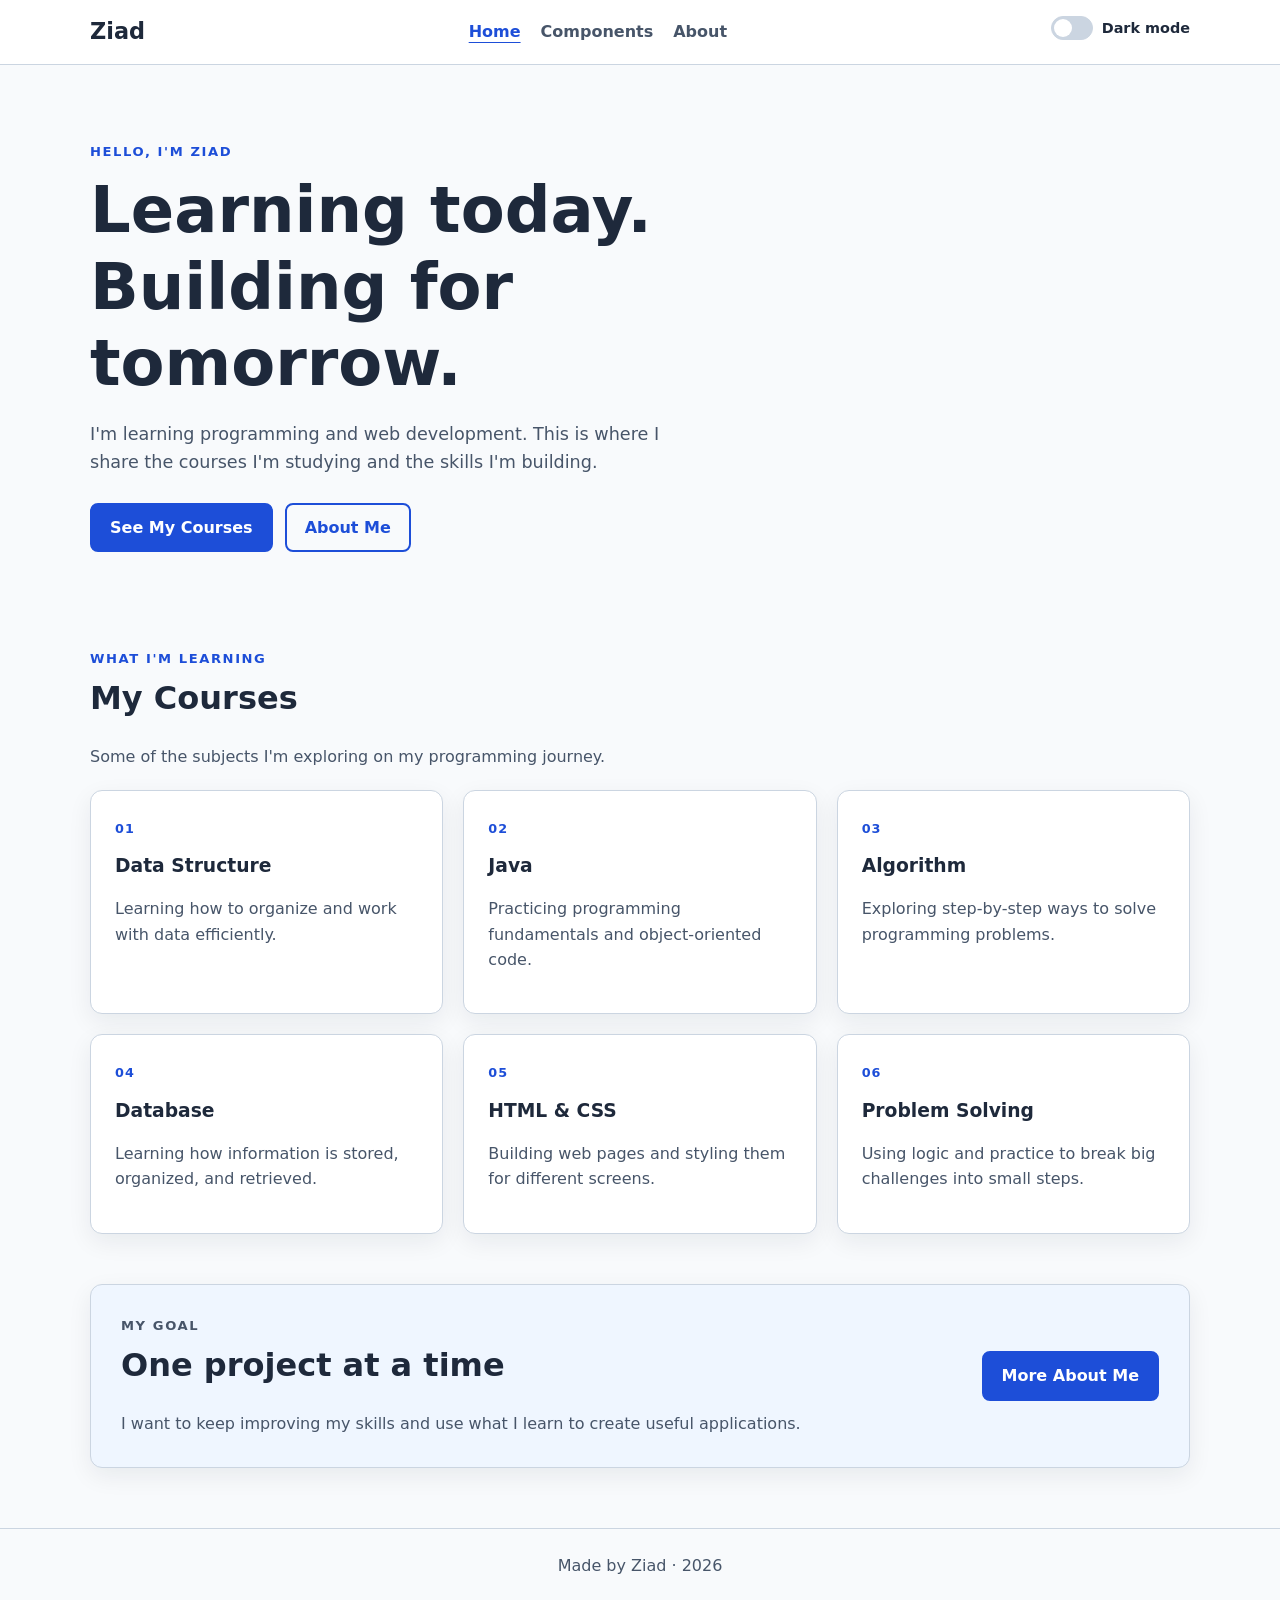
<file: index.html>
<!DOCTYPE html>
<html lang="en">
<head>
  <meta charset="UTF-8">
  <meta name="viewport" content="width=device-width, initial-scale=1">
  <meta name="description" content="Ziad's personal website and programming courses.">
  <title>Ziad | Home</title>
  <link rel="stylesheet" href="css/style.css">
</head>
<body>
  <header class="site-header">
    <a class="logo" href="index.html">Ziad</a>

    <nav aria-label="Main navigation">
      <ul>
        <li><a class="active" aria-current="page" href="index.html">Home</a></li>
        <li><a href="component.html">Components</a></li>
        <li><a href="about.html">About</a></li>
      </ul>
    </nav>

    <div class="theme-control">
      <input type="checkbox" id="theme-toggle">
      <label for="theme-toggle">
        <span class="switch" aria-hidden="true"></span>
        <span>Dark mode</span>
      </label>
    </div>
  </header>

  <main class="container">
    <section class="hero">
      <p class="eyebrow">Hello, I'm Ziad</p>
      <h1>Learning today. Building for tomorrow.</h1>
      <p class="hero-text">
        I'm learning programming and web development. This is where I share
        the courses I'm studying and the skills I'm building.
      </p>
      <div class="actions">
        <a class="btn" href="#courses">See My Courses</a>
        <a class="btn btn-outline" href="about.html">About Me</a>
      </div>
    </section>

    <section class="content-section" id="courses" aria-labelledby="courses-title">
      <div class="section-heading">
        <p class="eyebrow">What I'm learning</p>
        <h2 id="courses-title">My Courses</h2>
        <p>Some of the subjects I'm exploring on my programming journey.</p>
      </div>

      <div class="course-grid">
        <article class="card course-card">
          <span class="course-number">01</span>
          <h3>Data Structure</h3>
          <p>Learning how to organize and work with data efficiently.</p>
        </article>

        <article class="card course-card">
          <span class="course-number">02</span>
          <h3>Java</h3>
          <p>Practicing programming fundamentals and object-oriented code.</p>
        </article>

        <article class="card course-card">
          <span class="course-number">03</span>
          <h3>Algorithm</h3>
          <p>Exploring step-by-step ways to solve programming problems.</p>
        </article>

        <article class="card course-card">
          <span class="course-number">04</span>
          <h3>Database</h3>
          <p>Learning how information is stored, organized, and retrieved.</p>
        </article>

        <article class="card course-card">
          <span class="course-number">05</span>
          <h3>HTML &amp; CSS</h3>
          <p>Building web pages and styling them for different screens.</p>
        </article>

        <article class="card course-card">
          <span class="course-number">06</span>
          <h3>Problem Solving</h3>
          <p>Using logic and practice to break big challenges into small steps.</p>
        </article>
      </div>
    </section>

    <section class="card feature-card" aria-labelledby="goal-title">
      <div>
        <p class="eyebrow">My goal</p>
        <h2 id="goal-title">One project at a time</h2>
        <p>
          I want to keep improving my skills and use what I learn to create
          useful applications.
        </p>
      </div>
      <a class="btn" href="about.html">More About Me</a>
    </section>
  </main>

  <footer class="site-footer">
    <div class="container">
      <p>Made by Ziad · 2026</p>
    </div>
  </footer>
</body>
</html>
</file>
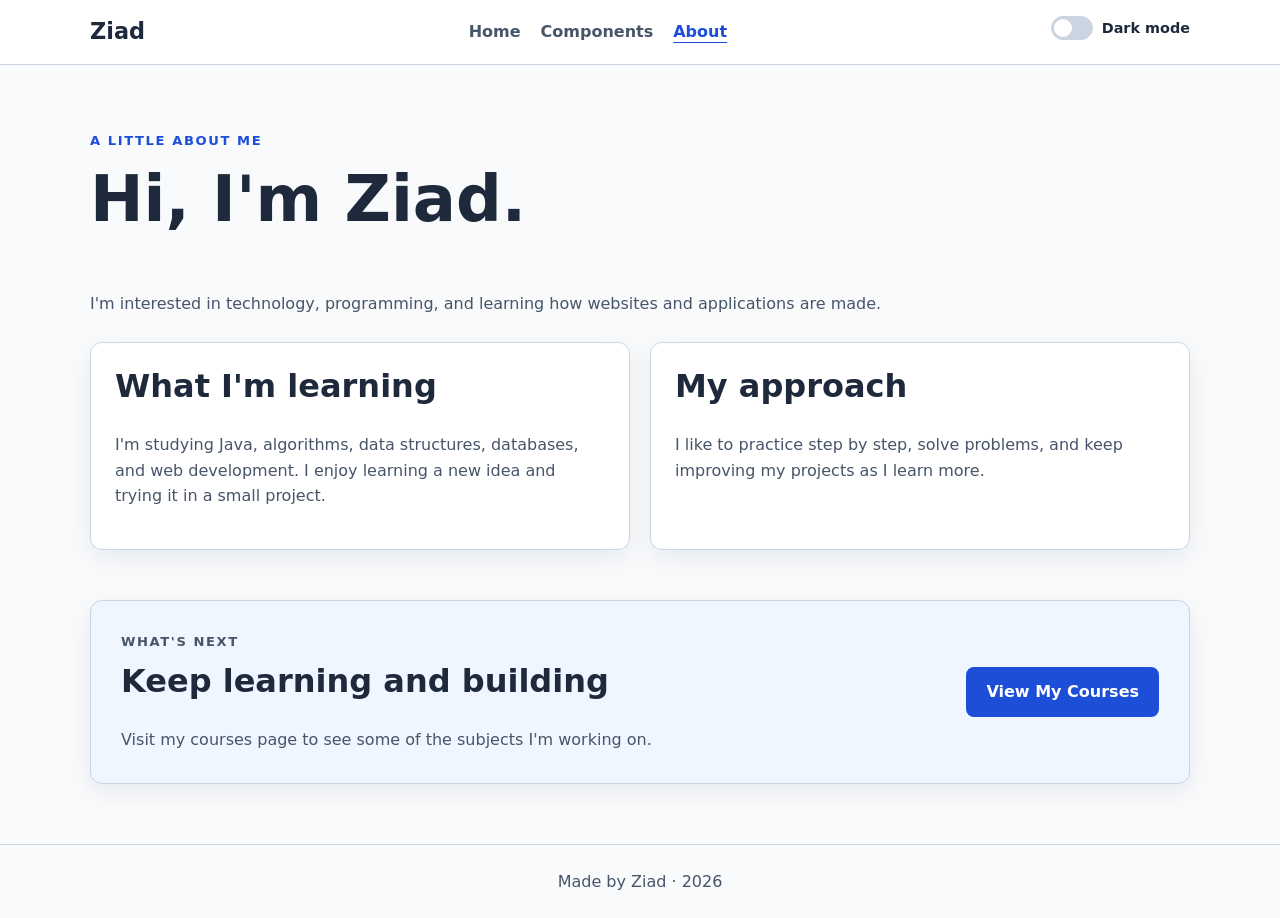
<file: about.html>
<!DOCTYPE html>
<html lang="en">
<head>
  <meta charset="UTF-8">
  <meta name="viewport" content="width=device-width, initial-scale=1">
  <meta name="description" content="Learn more about Ziad and his interests.">
  <title>Ziad | About Me</title>
  <link rel="stylesheet" href="css/style.css">
</head>
<body>
  <header class="site-header">
    <a class="logo" href="index.html">Ziad</a>

    <nav aria-label="Main navigation">
      <ul>
        <li><a href="index.html">Home</a></li>
        <li><a href="component.html">Components</a></li>
        <li><a class="active" aria-current="page" href="about.html">About</a></li>
      </ul>
    </nav>

    <div class="theme-control">
      <input type="checkbox" id="theme-toggle">
      <label for="theme-toggle">
        <span class="switch" aria-hidden="true"></span>
        <span>Dark mode</span>
      </label>
    </div>
  </header>

  <main class="container page-content">
    <section class="page-heading">
      <p class="eyebrow">A little about me</p>
      <h1>Hi, I'm Ziad.</h1>
      <p>
        I'm interested in technology, programming, and learning how websites
        and applications are made.
      </p>
    </section>

    <section class="about-grid" aria-label="About me">
      <article class="card">
        <h2>What I'm learning</h2>
        <p>
          I'm studying Java, algorithms, data structures, databases, and
          web development. I enjoy learning a new idea and trying it in a
          small project.
        </p>
      </article>

      <article class="card">
        <h2>My approach</h2>
        <p>
          I like to practice step by step, solve problems, and keep improving
          my projects as I learn more.
        </p>
      </article>
    </section>

    <section class="content-section">
      <div class="card feature-card">
        <div>
          <p class="eyebrow">What's next</p>
          <h2>Keep learning and building</h2>
          <p>
            Visit my courses page to see some of the subjects I'm working on.
          </p>
        </div>
        <a class="btn" href="index.html#courses">View My Courses</a>
      </div>
    </section>
  </main>

  <footer class="site-footer">
    <div class="container">
      <p>Made by Ziad · 2026</p>
    </div>
  </footer>
</body>
</html>
</file>
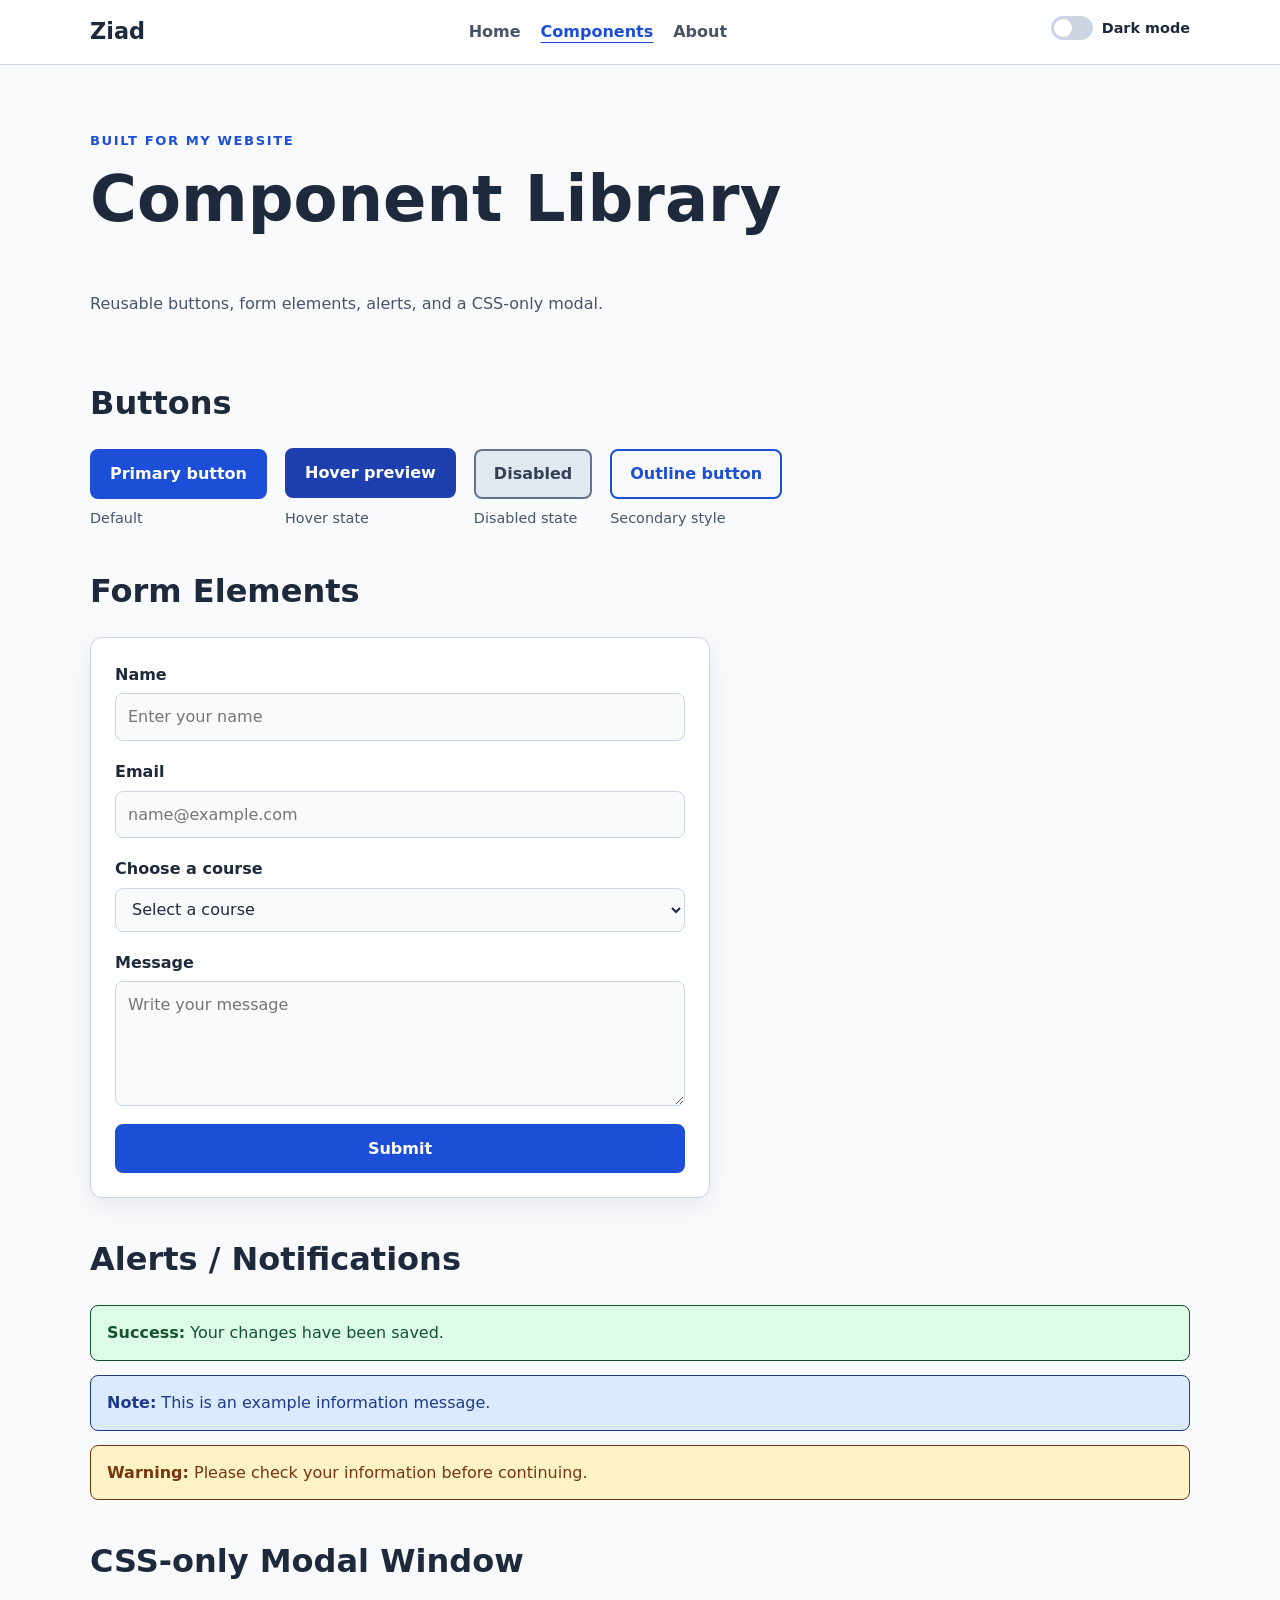
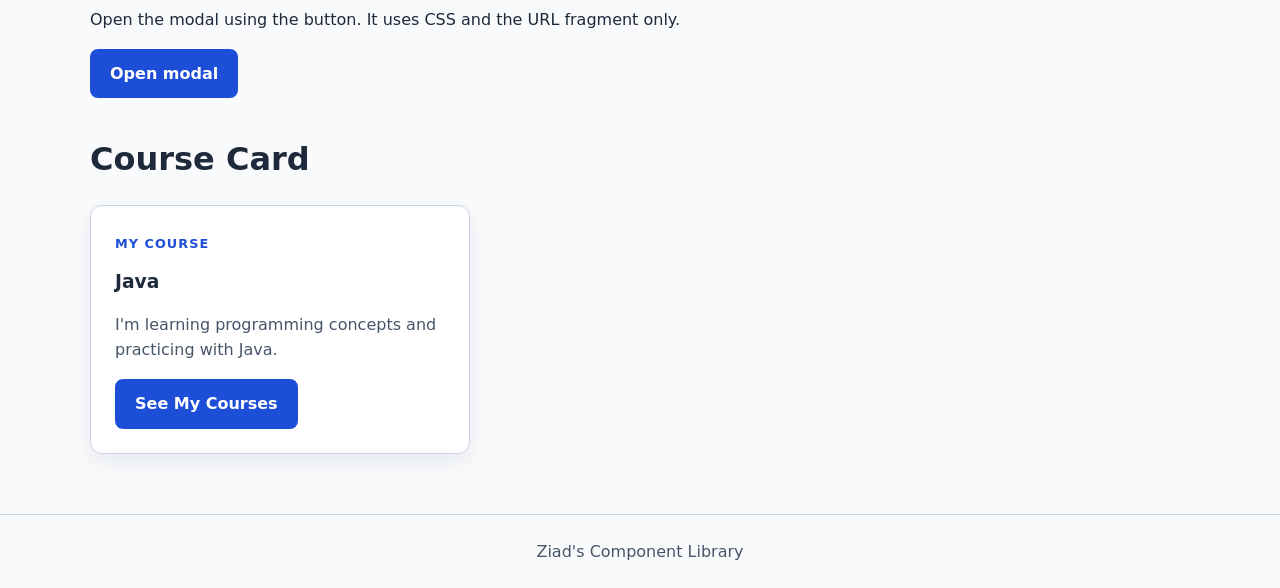
<file: component.html>
<!DOCTYPE html>
<html lang="en">
<head>
  <meta charset="UTF-8">
  <meta name="viewport" content="width=device-width, initial-scale=1">
  <meta name="description" content="Reusable components from Ziad's website.">
  <title>Ziad | Components</title>
  <link rel="stylesheet" href="css/style.css">
</head>
<body>
  <header class="site-header">
    <a class="logo" href="index.html">Ziad</a>

    <nav aria-label="Main navigation">
      <ul>
        <li><a href="index.html">Home</a></li>
        <li><a class="active" aria-current="page" href="component.html">Components</a></li>
        <li><a href="about.html">About</a></li>
      </ul>
    </nav>

    <div class="theme-control">
      <input type="checkbox" id="theme-toggle">
      <label for="theme-toggle">
        <span class="switch" aria-hidden="true"></span>
        <span>Dark mode</span>
      </label>
    </div>
  </header>

  <main class="container page-content">
    <section class="page-heading">
      <p class="eyebrow">Built for my website</p>
      <h1>Component Library</h1>
      <p>Reusable buttons, form elements, alerts, and a CSS-only modal.</p>
    </section>

    <section class="content-section" aria-labelledby="buttons-title">
      <h2 id="buttons-title">Buttons</h2>
      <div class="component-row">
        <div>
          <a class="btn" href="index.html">Primary button</a>
          <p class="label">Default</p>
        </div>
        <div>
          <a class="btn is-hover" href="index.html">Hover preview</a>
          <p class="label">Hover state</p>
        </div>
        <div>
          <button class="btn" type="button" disabled>Disabled</button>
          <p class="label">Disabled state</p>
        </div>
        <div>
          <a class="btn btn-outline" href="about.html">Outline button</a>
          <p class="label">Secondary style</p>
        </div>
      </div>
    </section>

    <section class="content-section" aria-labelledby="form-title">
      <h2 id="form-title">Form Elements</h2>

      <form class="form-card" action="#" method="get">
        <div class="form-field">
          <label for="name">Name</label>
          <input
            id="name"
            name="name"
            type="text"
            autocomplete="name"
            placeholder="Enter your name"
            required>
        </div>

        <div class="form-field">
          <label for="email">Email</label>
          <input
            id="email"
            name="email"
            type="email"
            autocomplete="email"
            placeholder="name@example.com"
            required>
        </div>

        <div class="form-field">
          <label for="course">Choose a course</label>
          <select id="course" name="course" required>
            <option value="">Select a course</option>
            <option value="java">Java</option>
            <option value="html-css">HTML &amp; CSS</option>
            <option value="algorithms">Algorithms</option>
            <option value="databases">Databases</option>
          </select>
        </div>

        <div class="form-field">
          <label for="message">Message</label>
          <textarea
            id="message"
            name="message"
            rows="4"
            placeholder="Write your message"></textarea>
        </div>

        <button class="btn" type="submit">Submit</button>
      </form>
    </section>

    <section class="content-section" aria-labelledby="alert-title">
      <h2 id="alert-title">Alerts / Notifications</h2>

      <div class="alert alert-success" role="status">
        <strong>Success:</strong> Your changes have been saved.
      </div>

      <div class="alert alert-info" role="status">
        <strong>Note:</strong> This is an example information message.
      </div>

      <div class="alert alert-warning" role="alert">
        <strong>Warning:</strong> Please check your information before continuing.
      </div>
    </section>

    <section class="content-section" aria-labelledby="modal-title">
      <h2 id="modal-title">CSS-only Modal Window</h2>
      <p>Open the modal using the button. It uses CSS and the URL fragment only.</p>

      <a class="btn" href="#demo-modal">Open modal</a>

      <div class="modal" id="demo-modal" role="dialog" aria-modal="true" aria-labelledby="modal-heading">
        <div class="modal-backdrop">
          <div class="modal-content">
            <a class="modal-close" href="#" aria-label="Close modal">×</a>
            <h3 id="modal-heading">Hello!</h3>
            <p>
              This modal opens and closes with CSS using the <code>:target</code>
              selector. It does not use JavaScript.
            </p>
            <a class="btn" href="#">Close</a>
          </div>
        </div>
      </div>
    </section>

    <section class="content-section" aria-labelledby="card-title">
      <h2 id="card-title">Course Card</h2>
      <article class="card sample-card">
        <span class="course-number">MY COURSE</span>
        <h3>Java</h3>
        <p>I'm learning programming concepts and practicing with Java.</p>
        <a class="btn" href="index.html#courses">See My Courses</a>
      </article>
    </section>
  </main>

  <footer class="site-footer">
    <div class="container">
      <p>Ziad's Component Library</p>
    </div>
  </footer>
</body>
</html>
</file>
<file: css/style.css>
:root {
  color-scheme: light dark;
  --primary: #1d4ed8;
  --primary-hover: #1e40af;
  --bg: #f8fafc;
  --surface: #ffffff;
  --text: #1e293b;
  --muted: #475569;
  --border: #cbd5e1;
  --soft-blue: #eff6ff;
  --focus: #b45309;
  --success-bg: #dcfce7;
  --success-text: #14532d;
  --info-bg: #dbeafe;
  --info-text: #1e3a8a;
  --warning-bg: #fef3c7;
  --warning-text: #78350f;
  --radius: 12px;
  --space: 16px;
  --shadow: 0 8px 24px rgb(15 23 42 / 7%);
}

* {
  box-sizing: border-box;
}

html {
  scroll-behavior: smooth;
}

body {
  margin: 0;
  background: var(--bg);
  color: var(--text);
  font-family: system-ui, -apple-system, "Segoe UI", sans-serif;
  line-height: 1.6;
}

h1,
h2,
h3,
p {
  margin-top: 0;
}

h1,
h2,
h3 {
  line-height: 1.2;
}

h1 {
  font-size: clamp(2.2rem, 5vw, 4rem);
}

h2 {
  font-size: clamp(1.5rem, 3vw, 2rem);
}

.container {
  width: min(100% - 2 * var(--space), 1100px);
  margin-inline: auto;
}

.site-header {
  display: flex;
  align-items: center;
  justify-content: space-between;
  flex-wrap: wrap;
  gap: 18px;
  padding: 14px max(var(--space), calc((100% - 1100px) / 2));
  border-bottom: 1px solid var(--border);
  background: var(--surface);
}

.logo {
  color: var(--text);
  font-size: 1.4rem;
  font-weight: 800;
  text-decoration: none;
}

.site-header ul {
  display: flex;
  flex-wrap: wrap;
  gap: 20px;
  margin: 0;
  padding: 0;
  list-style: none;
}

.site-header nav a {
  color: var(--muted);
  font-weight: 600;
  text-decoration: none;
}

.site-header nav a:hover,
.site-header nav a.active {
  color: var(--primary);
  text-decoration: underline;
  text-underline-offset: 5px;
}

.theme-control input {
  position: absolute;
  width: 1px;
  height: 1px;
  overflow: hidden;
  clip-path: inset(50%);
  white-space: nowrap;
}

.theme-control label {
  display: inline-flex;
  align-items: center;
  gap: 9px;
  color: var(--text);
  font-size: 0.9rem;
  font-weight: 600;
  cursor: pointer;
}

.switch {
  position: relative;
  width: 42px;
  height: 24px;
  border: 1px solid var(--border);
  border-radius: 999px;
  background: var(--border);
}

.switch::after {
  position: absolute;
  top: 2px;
  left: 2px;
  width: 18px;
  height: 18px;
  border-radius: 50%;
  background: #ffffff;
  content: "";
  transition: transform 0.2s;
}

#theme-toggle:checked + label .switch {
  background: var(--primary);
}

#theme-toggle:checked + label .switch::after {
  transform: translateX(18px);
}

#theme-toggle:focus-visible + label {
  outline: 3px solid var(--focus);
  outline-offset: 5px;
  border-radius: 4px;
}

@media (prefers-color-scheme: dark) {
  :root {
    --primary: #93c5fd;
    --primary-hover: #bfdbfe;
    --bg: #111827;
    --surface: #1f2937;
    --text: #f1f5f9;
    --muted: #cbd5e1;
    --border: #475569;
    --soft-blue: #1e3a5f;
    --focus: #fbbf24;
    --success-bg: #14532d;
    --success-text: #f0fdf4;
    --info-bg: #1e3a8a;
    --info-text: #eff6ff;
    --warning-bg: #78350f;
    --warning-text: #fffbeb;
    --shadow: 0 8px 24px rgb(0 0 0 / 25%);
  }

  .btn {
    color: #111827;
  }

  .btn:hover:not(:disabled),
  .btn.is-hover {
    color: #111827;
  }
}

body:has(#theme-toggle:checked) {
  --primary: #93c5fd;
  --primary-hover: #bfdbfe;
  --bg: #111827;
  --surface: #1f2937;
  --text: #f1f5f9;
  --muted: #cbd5e1;
  --border: #475569;
  --soft-blue: #1e3a5f;
  --focus: #fbbf24;
  --success-bg: #14532d;
  --success-text: #f0fdf4;
  --info-bg: #1e3a8a;
  --info-text: #eff6ff;
  --warning-bg: #78350f;
  --warning-text: #fffbeb;
  --shadow: 0 8px 24px rgb(0 0 0 / 25%);
}

body:has(#theme-toggle:checked) .btn {
  color: #111827;
}

body:has(#theme-toggle:checked) .btn:hover:not(:disabled),
body:has(#theme-toggle:checked) .btn.is-hover {
  color: #111827;
}

.hero {
  padding: 76px 0 54px;
}

.eyebrow {
  margin-bottom: 10px;
  color: var(--primary);
  font-size: 0.82rem;
  font-weight: 800;
  letter-spacing: 0.12em;
  text-transform: uppercase;
}

.hero h1 {
  max-width: 750px;
  margin-bottom: 18px;
}

.hero-text {
  max-width: 620px;
  color: var(--muted);
  font-size: 1.1rem;
}

.actions {
  display: flex;
  flex-wrap: wrap;
  gap: 12px;
  margin-top: 26px;
}

.content-section {
  margin: 42px 0;
}

.section-heading {
  margin-bottom: 20px;
}

.section-heading > p:last-child,
.page-heading > p:last-child {
  color: var(--muted);
}

.btn {
  display: inline-block;
  padding: 10px 18px;
  border: 2px solid var(--primary);
  border-radius: 8px;
  background: var(--primary);
  color: #ffffff;
  font: inherit;
  font-weight: 700;
  text-align: center;
  text-decoration: none;
  cursor: pointer;
  transition: background 0.15s, border-color 0.15s, transform 0.15s;
}

.btn:hover:not(:disabled),
.btn.is-hover {
  border-color: var(--primary-hover);
  background: var(--primary-hover);
  color: #ffffff;
  transform: translateY(-1px);
}

.btn:focus-visible,
.site-header a:focus-visible,
.table-wrap:focus-visible,
.modal-close:focus-visible {
  outline: 3px solid var(--focus);
  outline-offset: 3px;
}

.btn:disabled {
  border-color: #64748b;
  background: #e2e8f0;
  color: #334155;
  cursor: not-allowed;
}

.btn-outline {
  background: transparent;
  color: var(--primary);
}

.btn-outline:hover:not(:disabled) {
  background: var(--primary);
  color: #ffffff;
}

.course-grid {
  display: grid;
  grid-template-columns: repeat(3, minmax(0, 1fr));
  gap: 20px;
}

.card {
  padding: 24px;
  border: 1px solid var(--border);
  border-radius: var(--radius);
  background: var(--surface);
  box-shadow: var(--shadow);
}

.course-card {
  min-height: 200px;
}

.course-card p,
.card p {
  color: var(--muted);
}

.course-number {
  display: inline-block;
  margin-bottom: 16px;
  color: var(--primary);
  font-size: 0.8rem;
  font-weight: 800;
  letter-spacing: 0.08em;
}

.feature-card {
  display: flex;
  align-items: center;
  justify-content: space-between;
  gap: 24px;
  margin: 50px 0;
  padding: 30px;
  border: 1px solid var(--border);
  border-radius: var(--radius);
  background: var(--soft-blue);
}

.feature-card p:last-child {
  margin-bottom: 0;
  color: var(--muted);
}

.page-content {
  min-height: 70vh;
  padding-top: 30px;
}

.page-heading {
  padding: 35px 0 10px;
}

.component-row {
  display: flex;
  align-items: center;
  flex-wrap: wrap;
  gap: 18px;
}

.component-row .label {
  margin: 8px 0 0;
}

.label {
  color: var(--muted);
  font-size: 0.9rem;
}

.sample-card {
  max-width: 380px;
}

.form-card {
  display: grid;
  gap: 18px;
  max-width: 620px;
  padding: 24px;
  border: 1px solid var(--border);
  border-radius: var(--radius);
  background: var(--surface);
  box-shadow: var(--shadow);
}

.form-field {
  display: grid;
  gap: 6px;
}

.form-field label {
  color: var(--text);
  font-weight: 700;
}

.form-field input,
.form-field select,
.form-field textarea {
  width: 100%;
  min-height: 44px;
  padding: 10px 12px;
  border: 1px solid var(--border);
  border-radius: 8px;
  background: var(--bg);
  color: var(--text);
  font: inherit;
}

.form-field textarea {
  min-height: 120px;
  resize: vertical;
}

.form-field input:focus-visible,
.form-field select:focus-visible,
.form-field textarea:focus-visible {
  outline: 3px solid var(--focus);
  outline-offset: 2px;
}


.alert {
  margin: 14px 0;
  padding: 14px 16px;
  border: 1px solid currentColor;
  border-radius: 8px;
}

.alert-success {
  background: var(--success-bg);
  color: var(--success-text);
}

.alert-info {
  background: var(--info-bg);
  color: var(--info-text);
}

.alert-warning {
  background: var(--warning-bg);
  color: var(--warning-text);
}

/* CSS-only modal using :target */
.modal {
  position: fixed;
  z-index: 10;
  inset: 0;
  display: none;
}

.modal:target {
  display: block;
}

.modal-backdrop {
  display: grid;
  min-height: 100%;
  padding: 20px;
  place-items: center;
  background: rgb(15 23 42 / 70%);
}

.modal-content {
  position: relative;
  width: min(100%, 500px);
  padding: 32px;
  border: 1px solid var(--border);
  border-radius: var(--radius);
  background: var(--surface);
  color: var(--text);
  box-shadow: var(--shadow);
}

.modal-content h3 {
  padding-right: 32px;
}

.modal-close {
  position: absolute;
  top: 12px;
  right: 16px;
  color: var(--text);
  font-size: 1.8rem;
  line-height: 1;
  text-decoration: none;
}

body:has(.modal:target) {
  overflow: hidden;
}

/* Responsive table */
.table-wrap {
  overflow-x: auto;
  border: 1px solid var(--border);
  border-radius: var(--radius);
  background: var(--surface);
}

table {
  width: 100%;
  min-width: 520px;
  border-collapse: collapse;
}

th,
td {
  padding: 13px 16px;
  text-align: left;
}

th {
  background: var(--primary);
  color: #111827;
  white-space: nowrap;
}

tbody tr:nth-child(even) {
  background: var(--bg);
}

tbody tr:hover {
  background: var(--soft-blue);
}

.badge {
  display: inline-block;
  padding: 3px 10px;
  border-radius: 999px;
  background: var(--success-bg);
  color: var(--success-text);
  font-size: 0.85rem;
  font-weight: 700;
}

.badge-planned {
  background: var(--warning-bg);
  color: var(--warning-text);
}

/* About page */
.about-grid {
  display: grid;
  grid-template-columns: repeat(2, minmax(0, 1fr));
  gap: 20px;
}

/* Footer */
.site-footer {
  margin-top: 60px;
  padding: 24px 0;
  border-top: 1px solid var(--border);
  color: var(--muted);
  text-align: center;
}

.site-footer p {
  margin: 0;
}

/* Tablet: two course columns */
@media (min-width: 701px) and (max-width: 999px) {
  .course-grid {
    grid-template-columns: repeat(2, minmax(0, 1fr));
  }
}

/* Mobile: one course column */
@media (max-width: 700px) {
  .site-header {
    align-items: flex-start;
    flex-direction: column;
  }

  .site-header ul {
    gap: 12px 18px;
  }

  .course-grid,
  .about-grid {
    grid-template-columns: 1fr;
  }

  .hero {
    padding-top: 48px;
  }

  .feature-card {
    align-items: flex-start;
    flex-direction: column;
  }

  .modal-content {
    padding: 26px 22px;
  }
}

/* Reduce motion when requested by the visitor */
@media (prefers-reduced-motion: reduce) {
  *,
  *::before,
  *::after {
    scroll-behavior: auto !important;
    transition-duration: 0.01ms !important;
    animation-duration: 0.01ms !important;
    animation-iteration-count: 1 !important;
  }
}
</file>
